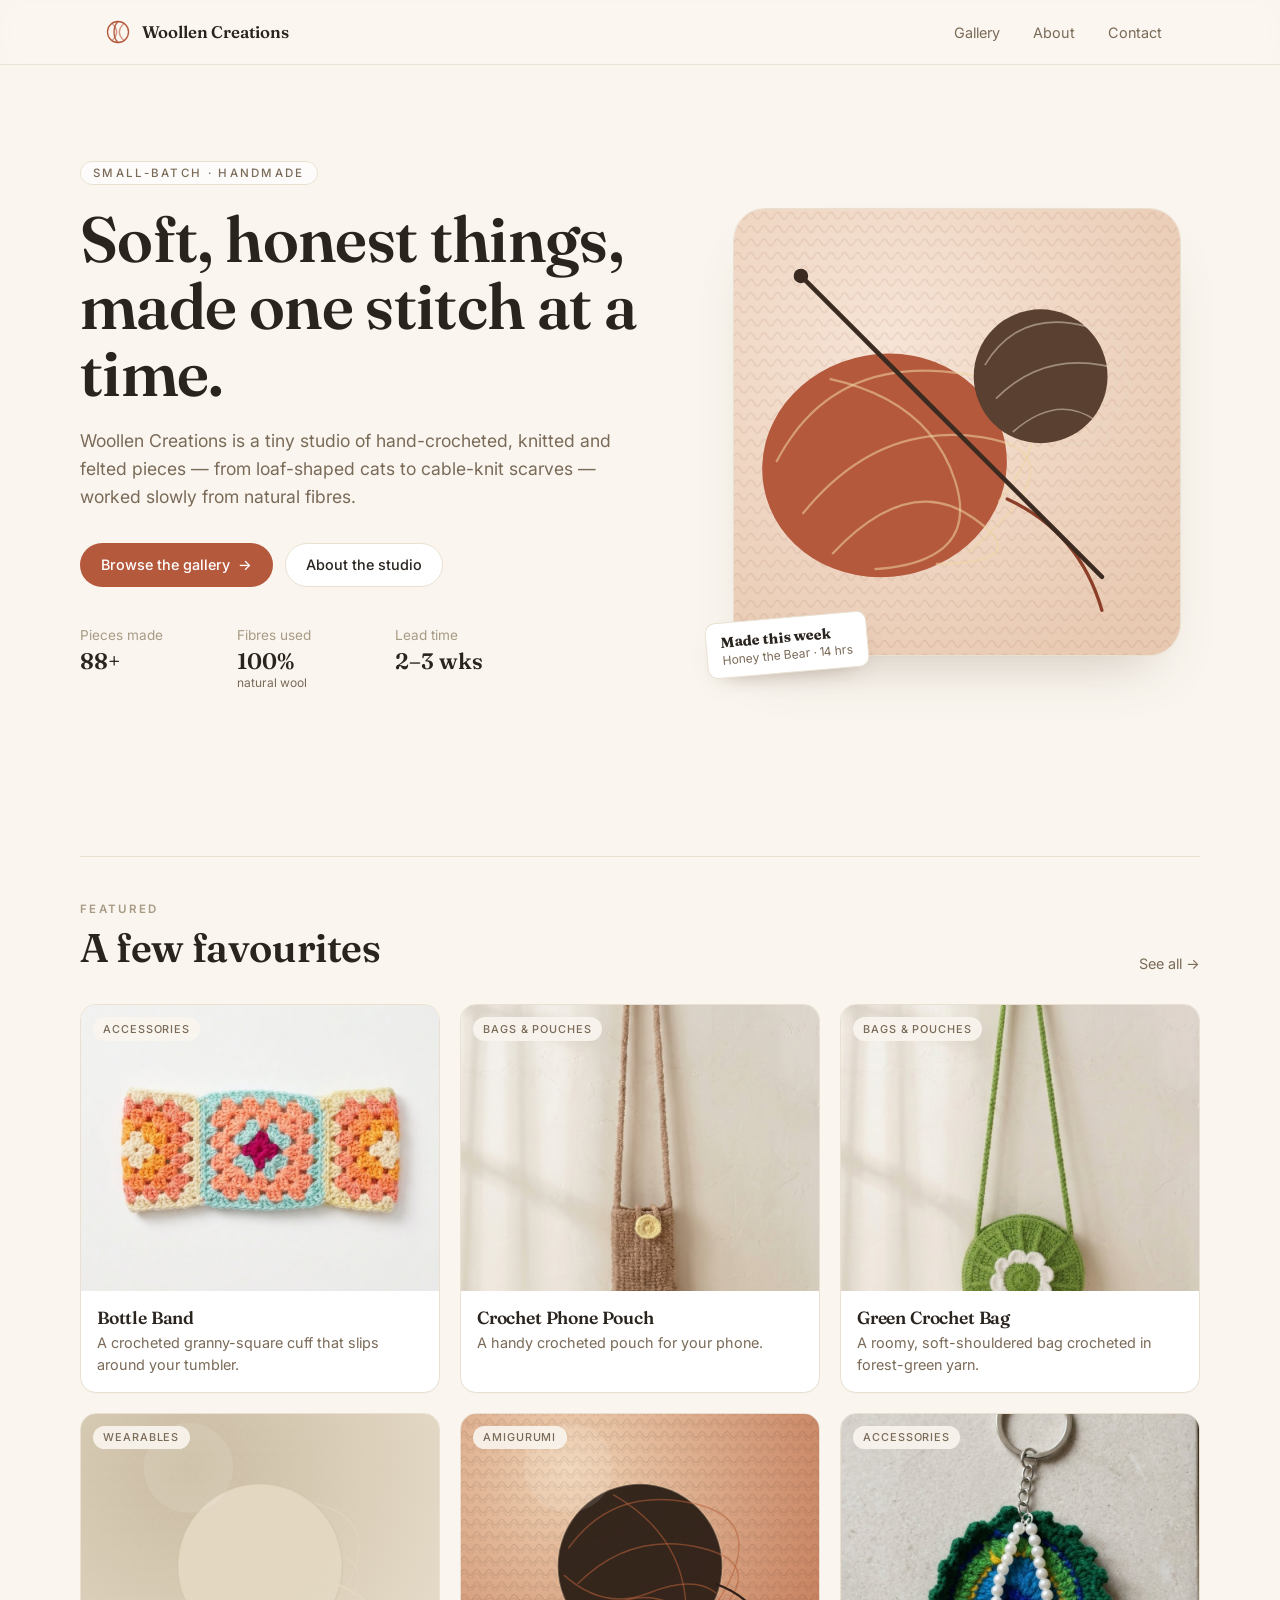
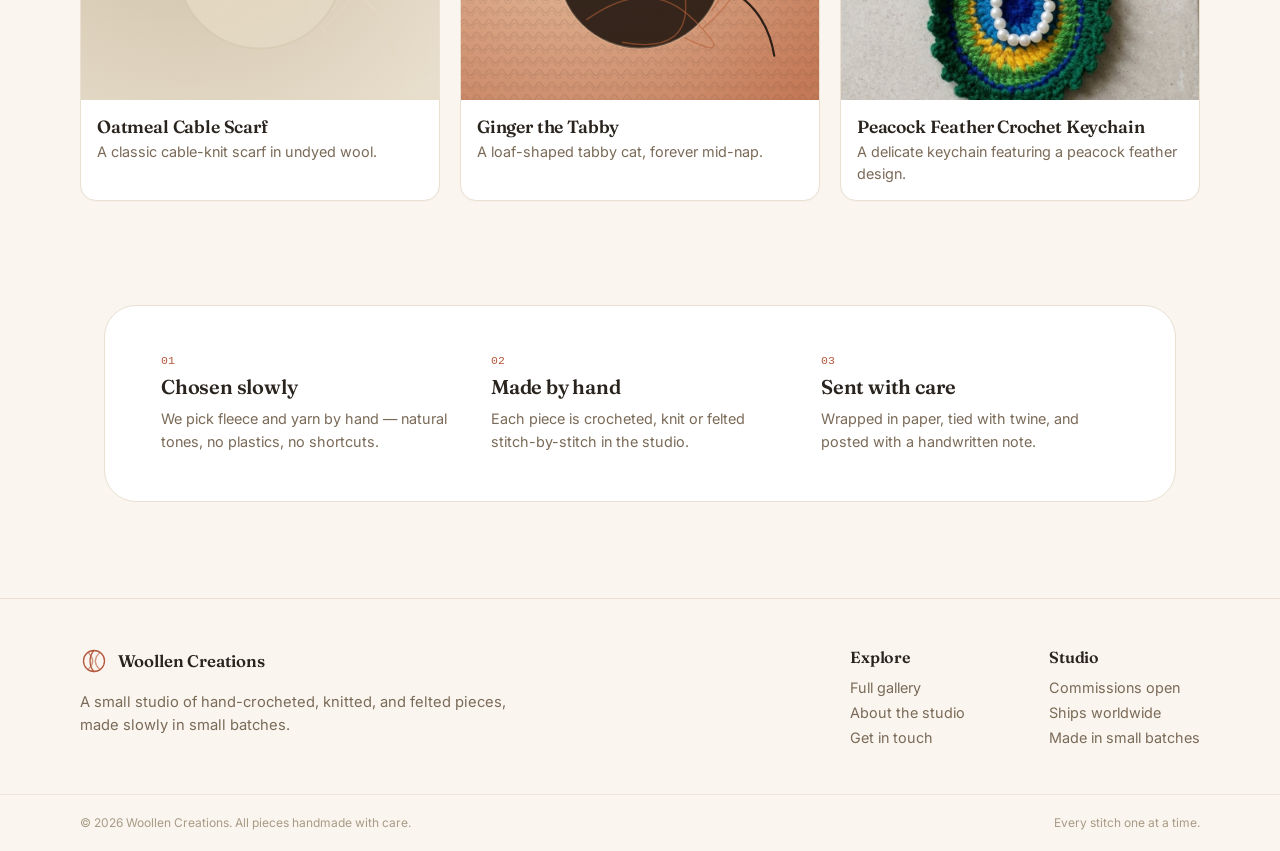
<file: index.html>
<!doctype html>
<html lang="en">
  <head>
    <meta charset="utf-8" />
    <meta name="viewport" content="width=device-width, initial-scale=1" />
    <title>Woollen Creations — handmade from thread and wool</title>
    <meta
      name="description"
      content="A small studio of handmade woollen pieces — amigurumi, wearables, and softly textured things for the home."
    />
    <link rel="preconnect" href="https://fonts.googleapis.com" />
    <link rel="preconnect" href="https://fonts.gstatic.com" crossorigin />
    <link
      rel="stylesheet"
      href="https://fonts.googleapis.com/css2?family=Inter:wght@400;500;600&family=Fraunces:opsz,wght@9..144,500;9..144,600&display=swap"
    />
    <link rel="stylesheet" href="css/styles.css" />
  </head>
  <body class="site">
    <header class="nav" data-nav></header>

    <main class="main">
      <section class="hero">
        <div class="hero__blobs" aria-hidden="true">
          <div class="hero__blob hero__blob--a"></div>
          <div class="hero__blob hero__blob--b"></div>
        </div>

        <div class="container hero__grid">
          <div class="rise">
            <span class="hero__tag">Small-batch · Handmade</span>
            <h1>Soft, honest things,<br />made one stitch at a time.</h1>
            <p class="hero__lede">
              Woollen Creations is a tiny studio of hand-crocheted, knitted and
              felted pieces — from loaf-shaped cats to cable-knit scarves —
              worked slowly from natural fibres.
            </p>

            <div class="hero__ctas">
              <a class="btn btn--primary" href="gallery.html">
                Browse the gallery <span aria-hidden="true">→</span>
              </a>
              <a class="btn btn--ghost" href="about.html">About the studio</a>
            </div>

            <dl class="hero__stats">
              <div class="hero__stat">
                <dt>Pieces made</dt>
                <dd data-stat-made>64+</dd>
              </div>
              <div class="hero__stat">
                <dt>Fibres used</dt>
                <dd>100%</dd>
                <small>natural wool</small>
              </div>
              <div class="hero__stat">
                <dt>Lead time</dt>
                <dd>2–3 wks</dd>
              </div>
            </dl>
          </div>

          <div class="rise">
            <div class="hero__art" data-hero-art></div>
            <div class="hero__badge">
              <strong>Made this week</strong>
              <span>Honey the Bear · 14 hrs</span>
            </div>
          </div>
        </div>
      </section>

      <section class="container section-sm">
        <div class="section-head">
          <div>
            <span class="eyebrow">Featured</span>
            <h2>A few favourites</h2>
          </div>
          <a class="section-head__link" href="gallery.html">See all →</a>
        </div>
        <div class="grid" data-featured></div>
      </section>

      <section class="container">
        <div class="how">
          <div class="how__grid">
            <div class="how__step">
              <small>01</small>
              <h3>Chosen slowly</h3>
              <p>
                We pick fleece and yarn by hand — natural tones, no plastics,
                no shortcuts.
              </p>
            </div>
            <div class="how__step">
              <small>02</small>
              <h3>Made by hand</h3>
              <p>
                Each piece is crocheted, knit or felted stitch-by-stitch in
                the studio.
              </p>
            </div>
            <div class="how__step">
              <small>03</small>
              <h3>Sent with care</h3>
              <p>
                Wrapped in paper, tied with twine, and posted with a
                handwritten note.
              </p>
            </div>
          </div>
        </div>
      </section>
    </main>

    <footer class="footer" data-footer></footer>

    <script type="module" src="js/home.js"></script>
  </body>
</html>
</file>
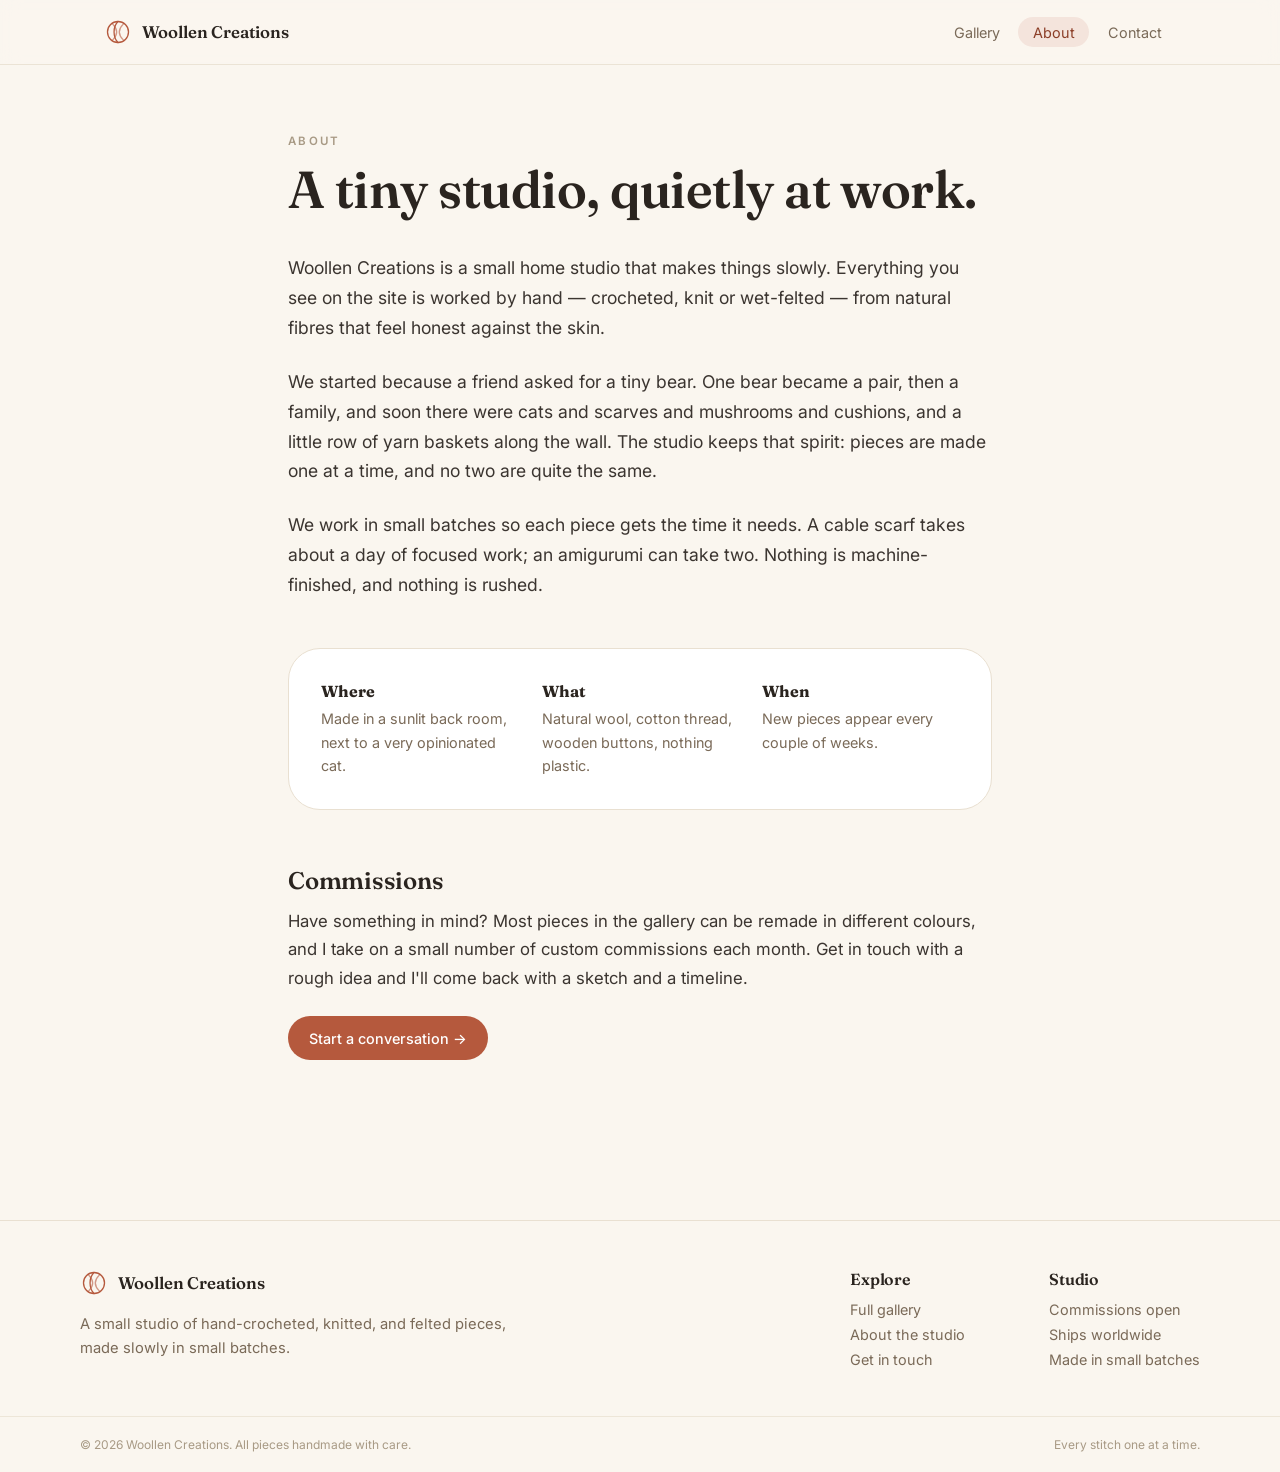
<file: about.html>
<!doctype html>
<html lang="en">
  <head>
    <meta charset="utf-8" />
    <meta name="viewport" content="width=device-width, initial-scale=1" />
    <title>About · Woollen Creations</title>
    <meta
      name="description"
      content="About Woollen Creations — a small handmade studio of wool and thread."
    />
    <link rel="preconnect" href="https://fonts.googleapis.com" />
    <link rel="preconnect" href="https://fonts.gstatic.com" crossorigin />
    <link
      rel="stylesheet"
      href="https://fonts.googleapis.com/css2?family=Inter:wght@400;500;600&family=Fraunces:opsz,wght@9..144,500;9..144,600&display=swap"
    />
    <link rel="stylesheet" href="css/styles.css" />
  </head>
  <body class="site">
    <header class="nav" data-nav></header>

    <main class="main">
      <div class="container section">
        <article class="about">
          <span class="eyebrow">About</span>
          <h1>A tiny studio, quietly at work.</h1>

          <div class="about__body">
            <p>
              Woollen Creations is a small home studio that makes things
              slowly. Everything you see on the site is worked by hand —
              crocheted, knit or wet-felted — from natural fibres that feel
              honest against the skin.
            </p>
            <p>
              We started because a friend asked for a tiny bear. One bear
              became a pair, then a family, and soon there were cats and
              scarves and mushrooms and cushions, and a little row of yarn
              baskets along the wall. The studio keeps that spirit: pieces
              are made one at a time, and no two are quite the same.
            </p>
            <p>
              We work in small batches so each piece gets the time it needs.
              A cable scarf takes about a day of focused work; an amigurumi
              can take two. Nothing is machine-finished, and nothing is
              rushed.
            </p>
          </div>

          <div class="about__facts">
            <div>
              <strong>Where</strong>
              <p>Made in a sunlit back room, next to a very opinionated cat.</p>
            </div>
            <div>
              <strong>What</strong>
              <p>Natural wool, cotton thread, wooden buttons, nothing plastic.</p>
            </div>
            <div>
              <strong>When</strong>
              <p>New pieces appear every couple of weeks.</p>
            </div>
          </div>

          <h2>Commissions</h2>
          <p>
            Have something in mind? Most pieces in the gallery can be remade
            in different colours, and I take on a small number of custom
            commissions each month. Get in touch with a rough idea and I'll
            come back with a sketch and a timeline.
          </p>
          <p style="margin-top: 1.5rem">
            <a class="btn btn--primary" href="contact.html"
              >Start a conversation →</a
            >
          </p>
        </article>
      </div>
    </main>

    <footer class="footer" data-footer></footer>

    <script type="module">
      import { mountChrome } from "./js/nav.js";
      mountChrome();
    </script>
  </body>
</html>
</file>
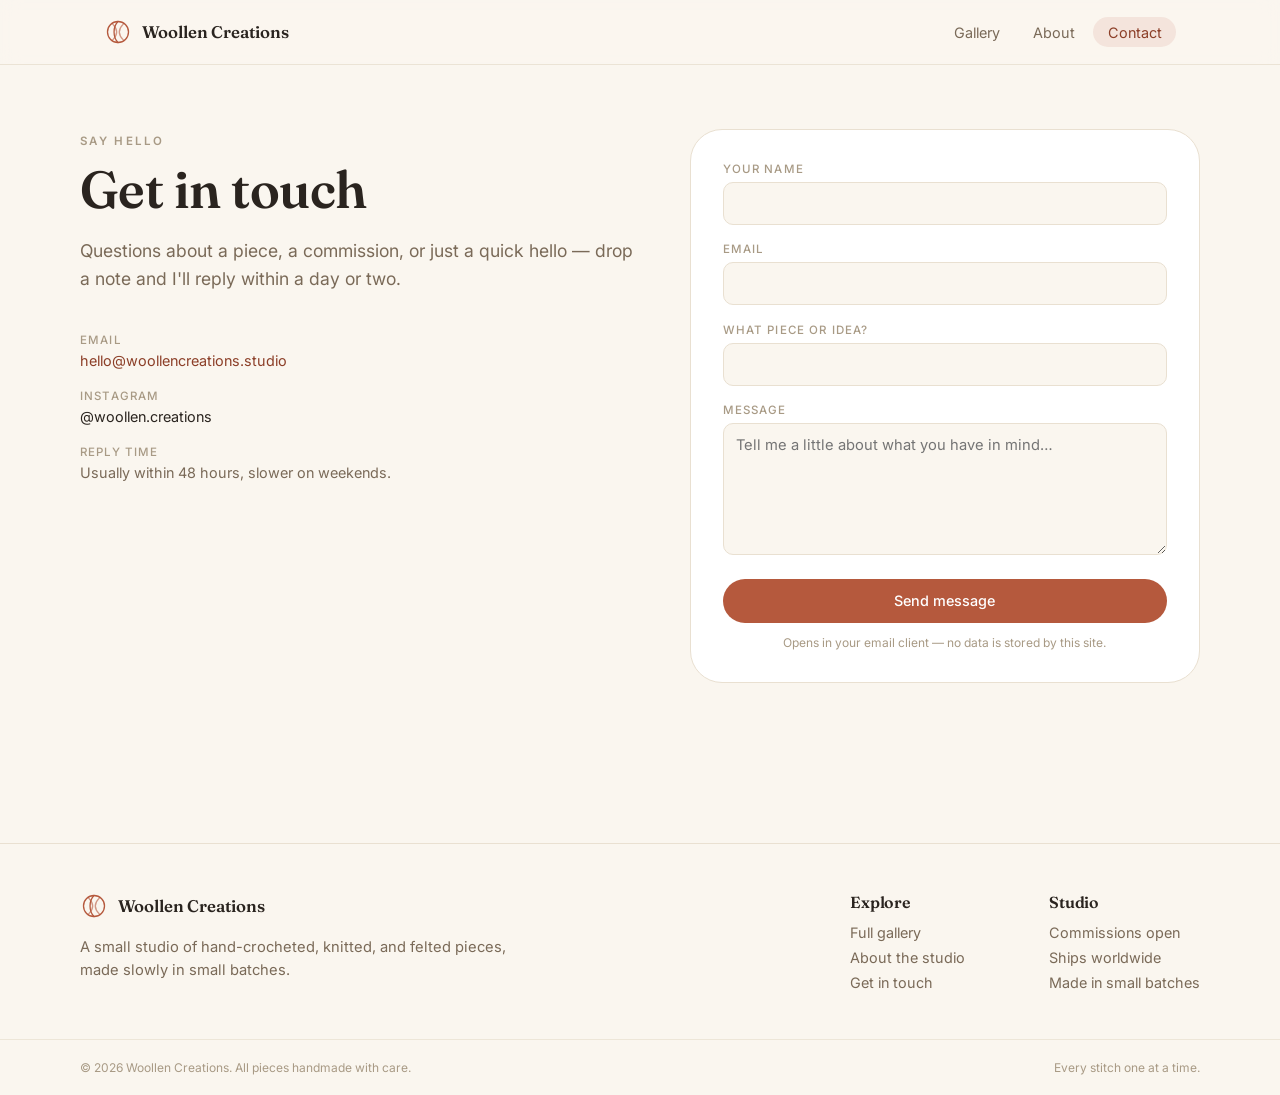
<file: contact.html>
<!doctype html>
<html lang="en">
  <head>
    <meta charset="utf-8" />
    <meta name="viewport" content="width=device-width, initial-scale=1" />
    <title>Contact · Woollen Creations</title>
    <meta
      name="description"
      content="Get in touch about a piece, a commission, or anything else."
    />
    <link rel="preconnect" href="https://fonts.googleapis.com" />
    <link rel="preconnect" href="https://fonts.gstatic.com" crossorigin />
    <link
      rel="stylesheet"
      href="https://fonts.googleapis.com/css2?family=Inter:wght@400;500;600&family=Fraunces:opsz,wght@9..144,500;9..144,600&display=swap"
    />
    <link rel="stylesheet" href="css/styles.css" />
  </head>
  <body class="site">
    <header class="nav" data-nav></header>

    <main class="main">
      <div class="container section">
        <div class="contact">
          <div class="contact__info">
            <span class="eyebrow">Say hello</span>
            <h1>Get in touch</h1>
            <p>
              Questions about a piece, a commission, or just a quick hello —
              drop a note and I'll reply within a day or two.
            </p>

            <dl class="contact__list">
              <div>
                <dt>Email</dt>
                <dd>
                  <a href="mailto:hello@woollencreations.studio"
                    >hello@woollencreations.studio</a
                  >
                </dd>
              </div>
              <div>
                <dt>Instagram</dt>
                <dd>@woollen.creations</dd>
              </div>
              <div>
                <dt>Reply time</dt>
                <dd style="color: var(--muted)">
                  Usually within 48 hours, slower on weekends.
                </dd>
              </div>
            </dl>
          </div>

          <form
            class="form"
            action="mailto:hello@woollencreations.studio"
            method="post"
            enctype="text/plain"
          >
            <div class="form__field">
              <label class="form__label" for="name">Your name</label>
              <input
                class="form__input"
                id="name"
                name="name"
                type="text"
                required
              />
            </div>
            <div class="form__field">
              <label class="form__label" for="email">Email</label>
              <input
                class="form__input"
                id="email"
                name="email"
                type="email"
                required
              />
            </div>
            <div class="form__field">
              <label class="form__label" for="subject"
                >What piece or idea?</label
              >
              <input
                class="form__input"
                id="subject"
                name="subject"
                type="text"
              />
            </div>
            <div class="form__field">
              <label class="form__label" for="message">Message</label>
              <textarea
                class="form__textarea"
                id="message"
                name="message"
                rows="5"
                required
                placeholder="Tell me a little about what you have in mind…"
              ></textarea>
            </div>
            <button type="submit" class="btn btn--primary form__submit">
              Send message
            </button>
            <p class="form__note">
              Opens in your email client — no data is stored by this site.
            </p>
          </form>
        </div>
      </div>
    </main>

    <footer class="footer" data-footer></footer>

    <script type="module">
      import { mountChrome } from "./js/nav.js";
      mountChrome();
    </script>
  </body>
</html>
</file>
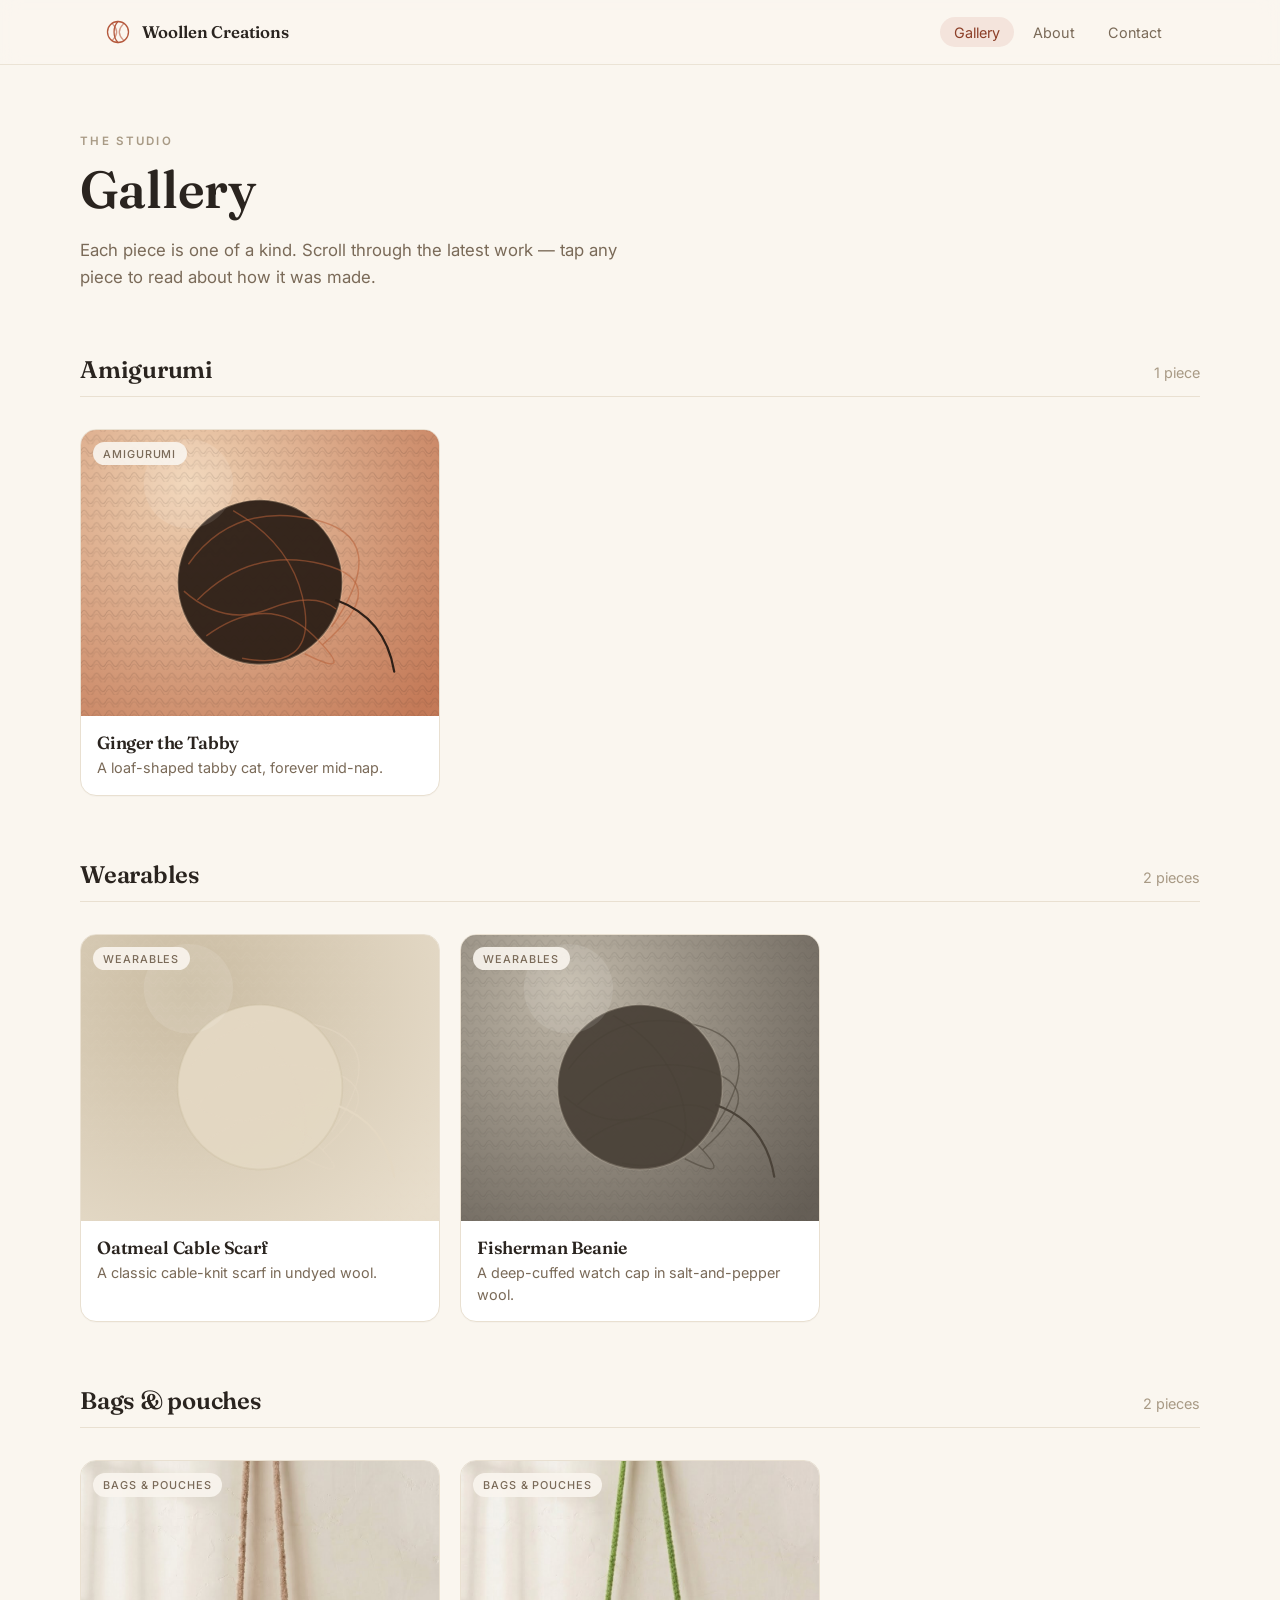
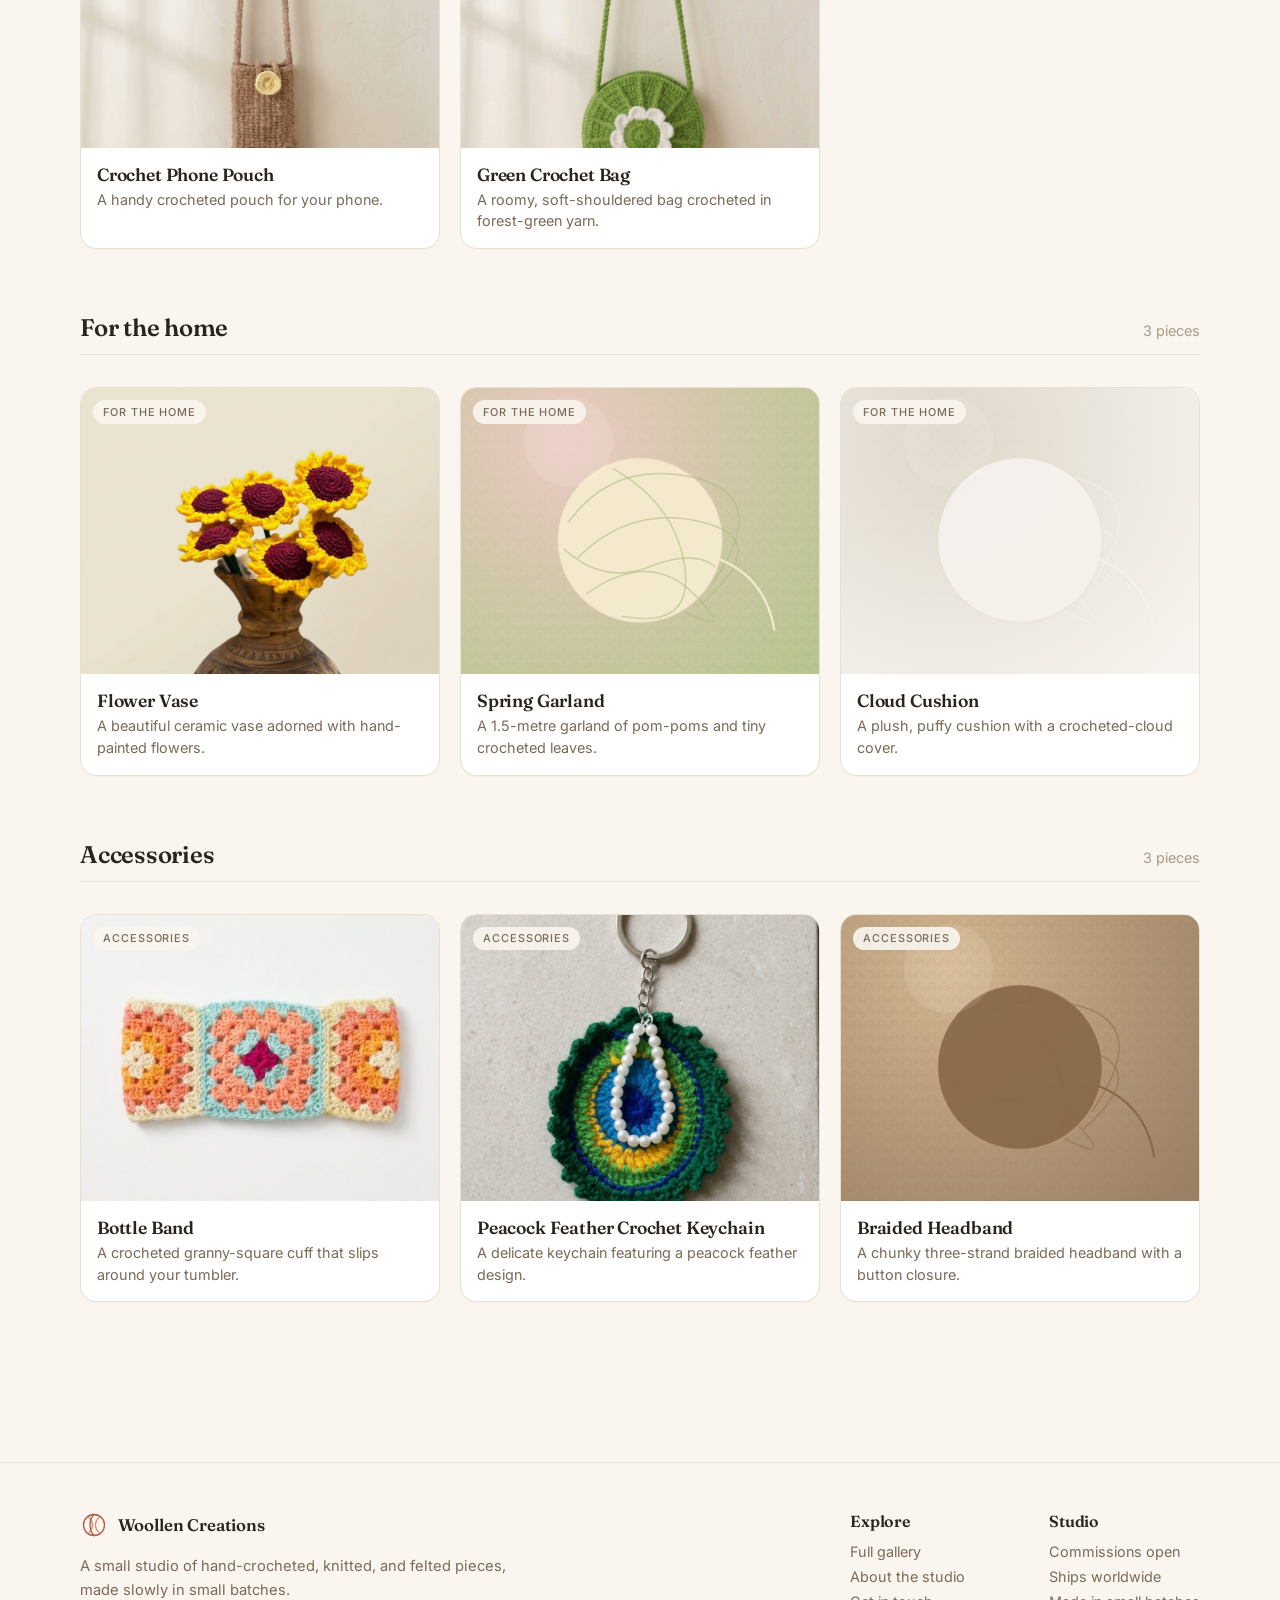
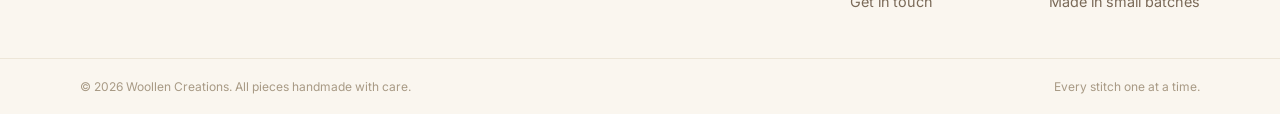
<file: gallery.html>
<!doctype html>
<html lang="en">
  <head>
    <meta charset="utf-8" />
    <meta name="viewport" content="width=device-width, initial-scale=1" />
    <title>Gallery · Woollen Creations</title>
    <meta
      name="description"
      content="Browse every piece in the studio — amigurumi, wearables, accessories and things for the home."
    />
    <link rel="preconnect" href="https://fonts.googleapis.com" />
    <link rel="preconnect" href="https://fonts.gstatic.com" crossorigin />
    <link
      rel="stylesheet"
      href="https://fonts.googleapis.com/css2?family=Inter:wght@400;500;600&family=Fraunces:opsz,wght@9..144,500;9..144,600&display=swap"
    />
    <link rel="stylesheet" href="css/styles.css" />
  </head>
  <body class="site">
    <header class="nav" data-nav></header>

    <main class="main">
      <div class="container section">
        <header class="gallery__header">
          <span class="eyebrow">The studio</span>
          <h1>Gallery</h1>
          <p>
            Each piece is one of a kind. Scroll through the latest work — tap
            any piece to read about how it was made.
          </p>
        </header>

        <div data-gallery></div>
      </div>
    </main>

    <footer class="footer" data-footer></footer>

    <script type="module" src="js/gallery.js"></script>
  </body>
</html>
</file>
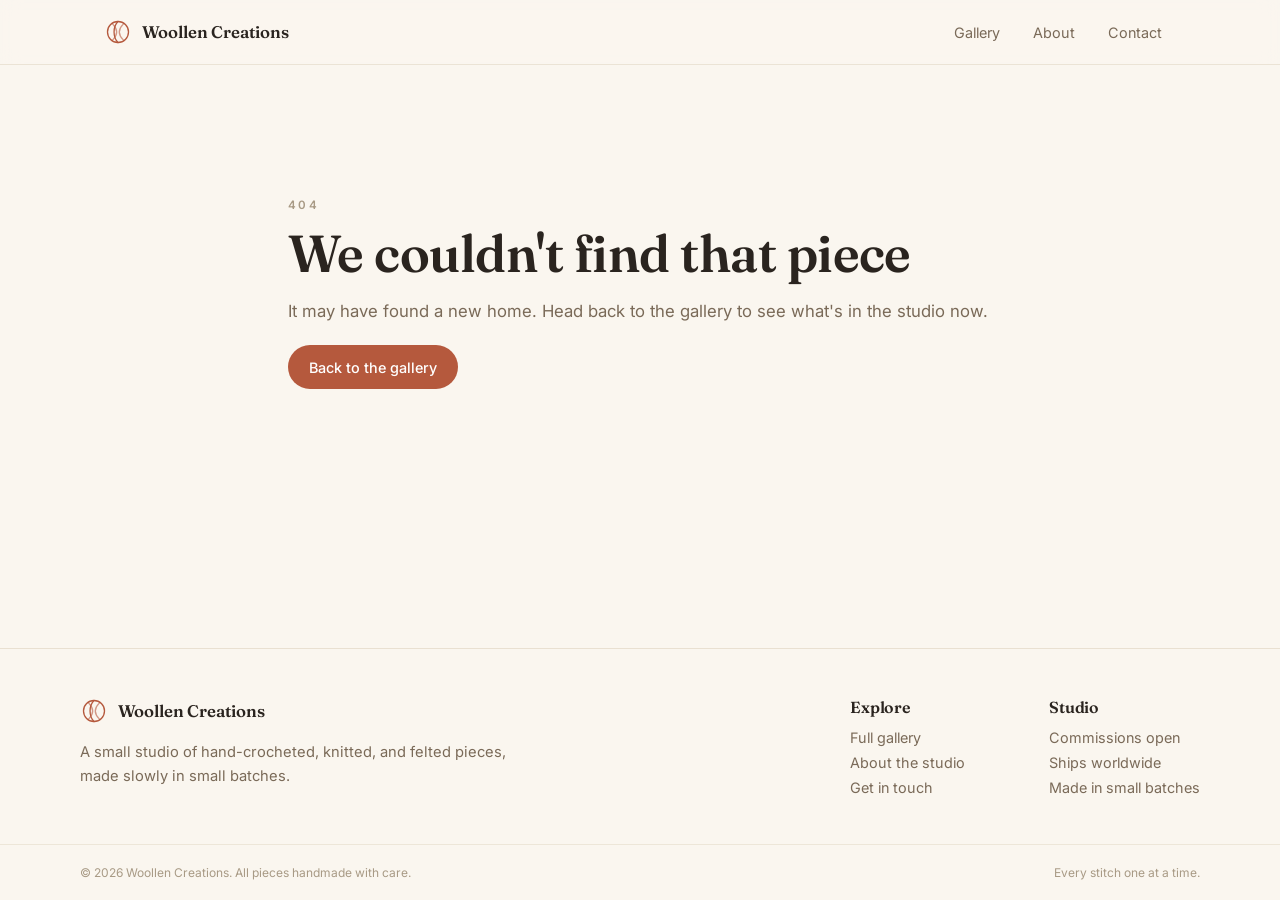
<file: product.html>
<!doctype html>
<html lang="en">
  <head>
    <meta charset="utf-8" />
    <meta name="viewport" content="width=device-width, initial-scale=1" />
    <title>A piece from the studio · Woollen Creations</title>
    <meta
      name="description"
      content="One of the handmade pieces from Woollen Creations — see materials, time to make, and colour palette."
    />
    <link rel="preconnect" href="https://fonts.googleapis.com" />
    <link rel="preconnect" href="https://fonts.gstatic.com" crossorigin />
    <link
      rel="stylesheet"
      href="https://fonts.googleapis.com/css2?family=Inter:wght@400;500;600&family=Fraunces:opsz,wght@9..144,500;9..144,600&display=swap"
    />
    <link rel="stylesheet" href="css/styles.css" />
  </head>
  <body class="site">
    <header class="nav" data-nav></header>

    <main class="main">
      <div class="container section" data-product></div>
    </main>

    <footer class="footer" data-footer></footer>

    <script type="module" src="js/product.js"></script>
  </body>
</html>
</file>
<file: css/styles.css>
/* ---------------------------------------------------------
   Woollen Creations — shared stylesheet
   Sections: 1. tokens  2. reset  3. layout  4. nav+footer
             5. buttons  6. home  7. gallery  8. product
             9. about    10. contact  11. utilities
--------------------------------------------------------- */

/* 1. tokens -------------------------------------------- */
:root {
  --background: #faf6ef;
  --surface: #ffffff;
  --foreground: #2a241f;
  --muted: #7a6a58;
  --muted-2: #a89a85;
  --border: #e9e0d1;
  --accent: #b5593d;
  --accent-ink: #8c3f28;
  --accent-soft: #f4e4dc;

  --font-sans: "Inter", ui-sans-serif, system-ui, -apple-system, Segoe UI,
    Roboto, sans-serif;
  --font-display: "Fraunces", ui-serif, Georgia, "Times New Roman", serif;

  --radius-sm: 10px;
  --radius-md: 16px;
  --radius-lg: 22px;
  --radius-xl: 32px;

  --shadow-card: 0 1px 0 rgba(0, 0, 0, 0.02);
  --shadow-card-hover: 0 8px 24px rgba(90, 60, 40, 0.08);
  --shadow-soft: 0 30px 60px -30px rgba(90, 60, 40, 0.3);

  --maxw: 1120px;
}

@media (prefers-color-scheme: dark) {
  :root:not([data-theme="light"]) {
    --background: #1a1512;
    --surface: #221c17;
    --foreground: #ede4d3;
    --muted: #b7a994;
    --muted-2: #8a7d6b;
    --border: #3a3028;
    --accent: #e08063;
    --accent-ink: #f0a28a;
    --accent-soft: #3a2822;

    --shadow-card: 0 1px 0 rgba(0, 0, 0, 0.3);
    --shadow-card-hover: 0 8px 24px rgba(0, 0, 0, 0.4);
    --shadow-soft: 0 30px 60px -30px rgba(0, 0, 0, 0.6);
  }
}
:root[data-theme="dark"] {
  --background: #1a1512;
  --surface: #221c17;
  --foreground: #ede4d3;
  --muted: #b7a994;
  --muted-2: #8a7d6b;
  --border: #3a3028;
  --accent: #e08063;
  --accent-ink: #f0a28a;
  --accent-soft: #3a2822;
}

/* 2. reset --------------------------------------------- */
*,
*::before,
*::after {
  box-sizing: border-box;
}
html,
body {
  margin: 0;
  padding: 0;
  background: var(--background);
  color: var(--foreground);
  font-family: var(--font-sans);
  -webkit-font-smoothing: antialiased;
  -moz-osx-font-smoothing: grayscale;
}
img,
svg {
  display: block;
  max-width: 100%;
}
a {
  color: inherit;
  text-decoration: none;
}
button {
  font: inherit;
  color: inherit;
  background: none;
  border: 0;
  cursor: pointer;
}
h1,
h2,
h3,
h4 {
  font-family: var(--font-display);
  letter-spacing: -0.01em;
  margin: 0;
  font-weight: 600;
}
p {
  margin: 0;
}

/* 3. layout -------------------------------------------- */
.site {
  min-height: 100vh;
  display: flex;
  flex-direction: column;
}
.main {
  flex: 1;
}
.container {
  width: 100%;
  max-width: var(--maxw);
  margin: 0 auto;
  padding: 0 1rem;
}
@media (min-width: 640px) {
  .container {
    padding: 0 1.5rem;
  }
}

.section {
  padding: 4rem 0;
}
.section-sm {
  padding: 2.5rem 0;
}

.eyebrow {
  display: inline-block;
  font-size: 0.72rem;
  font-weight: 600;
  letter-spacing: 0.2em;
  text-transform: uppercase;
  color: var(--muted-2);
}

/* 4. navbar + footer ---------------------------------- */
.nav {
  position: sticky;
  top: 0;
  z-index: 30;
  background: color-mix(in srgb, var(--background) 82%, transparent);
  backdrop-filter: saturate(140%) blur(10px);
  -webkit-backdrop-filter: saturate(140%) blur(10px);
  border-bottom: 1px solid color-mix(in srgb, var(--border) 85%, transparent);
}
.nav__inner {
  display: flex;
  align-items: center;
  justify-content: space-between;
  height: 4rem;
}
.nav__brand {
  display: inline-flex;
  align-items: center;
  gap: 0.6rem;
  font-family: var(--font-display);
  font-weight: 600;
  font-size: 1.05rem;
  letter-spacing: -0.01em;
}
.nav__brand svg {
  width: 28px;
  height: 28px;
  color: var(--accent);
}
.nav__links {
  display: flex;
  align-items: center;
  gap: 0.25rem;
}
.nav__link {
  display: inline-flex;
  align-items: center;
  padding: 0.4rem 0.9rem;
  font-size: 0.9rem;
  color: var(--muted);
  border-radius: 999px;
  transition: background-color 0.15s ease, color 0.15s ease;
}
.nav__link:hover,
.nav__link[aria-current="page"] {
  background: var(--accent-soft);
  color: var(--accent-ink);
}

.footer {
  margin-top: 6rem;
  border-top: 1px solid var(--border);
  background: var(--background);
}
.footer__top {
  display: flex;
  flex-direction: column;
  gap: 2rem;
  padding: 3rem 0;
}
.footer__about p {
  color: var(--muted);
  font-size: 0.92rem;
  line-height: 1.6;
  margin-top: 0.75rem;
  max-width: 28rem;
}
.footer__cols {
  display: grid;
  grid-template-columns: repeat(2, minmax(0, 1fr));
  gap: 2.5rem;
  font-size: 0.9rem;
}
.footer__cols h4 {
  font-size: 1rem;
}
.footer__cols ul {
  margin: 0.75rem 0 0;
  padding: 0;
  list-style: none;
  color: var(--muted);
  display: grid;
  gap: 0.5rem;
}
.footer__cols a:hover {
  color: var(--accent-ink);
}
.footer__bottom {
  border-top: 1px solid color-mix(in srgb, var(--border) 75%, transparent);
}
.footer__bottom-inner {
  display: flex;
  flex-direction: column;
  gap: 0.25rem;
  padding: 1.25rem 0;
  font-size: 0.75rem;
  color: var(--muted-2);
}
@media (min-width: 720px) {
  .footer__top {
    flex-direction: row;
    justify-content: space-between;
    align-items: flex-start;
  }
  .footer__cols {
    gap: 3rem;
  }
  .footer__bottom-inner {
    flex-direction: row;
    justify-content: space-between;
  }
}

/* 5. buttons ------------------------------------------ */
.btn {
  display: inline-flex;
  align-items: center;
  gap: 0.5rem;
  height: 2.75rem;
  padding: 0 1.25rem;
  border-radius: 999px;
  font-size: 0.9rem;
  font-weight: 500;
  transition: background-color 0.15s ease, border-color 0.15s ease,
    color 0.15s ease, transform 0.15s ease;
  border: 1px solid transparent;
}
.btn--primary {
  background: var(--accent);
  color: #fff;
}
.btn--primary:hover {
  background: var(--accent-ink);
}
.btn--ghost {
  background: var(--surface);
  color: var(--foreground);
  border-color: var(--border);
}
.btn--ghost:hover {
  border-color: color-mix(in srgb, var(--accent) 50%, transparent);
}

/* 6. home --------------------------------------------- */
.hero {
  position: relative;
  overflow: hidden;
}
.hero__blobs {
  position: absolute;
  inset: 0;
  z-index: -1;
  pointer-events: none;
}
.hero__blob {
  position: absolute;
  width: 20rem;
  height: 20rem;
  border-radius: 999px;
  background: var(--accent-soft);
  filter: blur(80px);
  opacity: 0.8;
}
.hero__blob--a {
  top: 2rem;
  left: -4rem;
}
.hero__blob--b {
  top: 10rem;
  right: -2rem;
  opacity: 0.6;
}
.hero__grid {
  display: grid;
  gap: 2.5rem;
  padding: 4rem 0 5rem;
  align-items: center;
}
@media (min-width: 900px) {
  .hero__grid {
    grid-template-columns: 1.1fr 0.9fr;
    padding: 6rem 0 7rem;
  }
}
.hero h1 {
  margin-top: 1.25rem;
  font-size: clamp(2.25rem, 4.5vw + 1rem, 4rem);
  line-height: 1.05;
}
.hero__lede {
  margin-top: 1.25rem;
  max-width: 34rem;
  color: var(--muted);
  font-size: 1.1rem;
  line-height: 1.6;
}
.hero__ctas {
  display: flex;
  flex-wrap: wrap;
  gap: 0.75rem;
  margin-top: 2rem;
}
.hero__tag {
  display: inline-block;
  padding: 0.25rem 0.75rem;
  font-size: 0.72rem;
  font-weight: 500;
  letter-spacing: 0.2em;
  text-transform: uppercase;
  color: var(--muted);
  border: 1px solid var(--border);
  background: color-mix(in srgb, var(--surface) 70%, transparent);
  border-radius: 999px;
}
.hero__stats {
  display: grid;
  grid-template-columns: repeat(3, 1fr);
  gap: 1.5rem;
  margin-top: 2.5rem;
  max-width: 28rem;
  font-size: 0.85rem;
}
.hero__stat dt {
  color: var(--muted-2);
}
.hero__stat dd {
  margin: 0.25rem 0 0;
  font-family: var(--font-display);
  font-size: 1.4rem;
  font-weight: 600;
}
.hero__stat small {
  display: block;
  color: var(--muted);
  font-size: 0.75rem;
}
.hero__art {
  position: relative;
  aspect-ratio: 1 / 1;
  max-width: 28rem;
  margin: 0 auto;
  border-radius: var(--radius-xl);
  overflow: hidden;
  border: 1px solid var(--border);
  background: var(--surface);
  box-shadow: var(--shadow-soft);
}
.hero__badge {
  position: absolute;
  left: -0.5rem;
  bottom: -1rem;
  padding: 0.6rem 0.9rem;
  border-radius: var(--radius-sm);
  background: var(--surface);
  border: 1px solid var(--border);
  box-shadow: 0 10px 25px -15px rgba(90, 60, 40, 0.5);
  transform: rotate(-5deg);
  display: none;
}
@media (min-width: 640px) {
  .hero__badge {
    display: block;
  }
}
.hero__badge strong {
  display: block;
  font-family: var(--font-display);
  font-size: 0.9rem;
}
.hero__badge span {
  display: block;
  color: var(--muted);
  font-size: 0.75rem;
  margin-top: 0.1rem;
}

.section-head {
  display: flex;
  align-items: flex-end;
  justify-content: space-between;
  border-top: 1px solid var(--border);
  padding-top: 2.5rem;
  gap: 1.5rem;
}
.section-head h2 {
  margin-top: 0.4rem;
  font-size: clamp(1.75rem, 2.5vw + 1rem, 2.5rem);
}
.section-head__link {
  color: var(--muted);
  font-size: 0.9rem;
}
.section-head__link:hover {
  color: var(--accent-ink);
}

.how {
  margin-top: 4rem;
  border: 1px solid var(--border);
  border-radius: var(--radius-xl);
  background: var(--surface);
  padding: 2.5rem;
}
.how__grid {
  display: grid;
  gap: 2rem;
}
@media (min-width: 720px) {
  .how__grid {
    grid-template-columns: repeat(3, 1fr);
  }
  .how {
    padding: 3rem 3.5rem;
  }
}
.how__step small {
  display: block;
  font-family: ui-monospace, "SFMono-Regular", Menlo, monospace;
  font-size: 0.72rem;
  color: var(--accent);
}
.how__step h3 {
  margin-top: 0.4rem;
  font-size: 1.25rem;
}
.how__step p {
  margin-top: 0.5rem;
  color: var(--muted);
  font-size: 0.9rem;
  line-height: 1.6;
}

/* 7. gallery / cards ---------------------------------- */
.grid {
  display: grid;
  grid-template-columns: 1fr;
  gap: 1.25rem;
  margin-top: 2rem;
}
@media (min-width: 640px) {
  .grid {
    grid-template-columns: repeat(2, 1fr);
  }
}
@media (min-width: 960px) {
  .grid {
    grid-template-columns: repeat(3, 1fr);
  }
}

.card {
  display: block;
  overflow: hidden;
  background: var(--surface);
  border: 1px solid var(--border);
  border-radius: var(--radius-md);
  box-shadow: var(--shadow-card);
  transition: transform 0.2s ease, border-color 0.2s ease,
    box-shadow 0.2s ease;
}
.card:hover {
  transform: translateY(-2px);
  border-color: color-mix(in srgb, var(--accent) 40%, transparent);
  box-shadow: var(--shadow-card-hover);
}
.card__media {
  position: relative;
  aspect-ratio: 5 / 4;
  overflow: hidden;
}
.card__media svg,
.card__media .card__photo {
  width: 100%;
  height: 100%;
  transition: transform 0.5s ease;
}
.card__media .card__photo {
  object-fit: cover;
  object-position: center;
  display: block;
  background: var(--accent-soft);
}
.card:hover .card__media svg,
.card:hover .card__media .card__photo {
  transform: scale(1.05);
}
.card__badge {
  position: absolute;
  left: 0.75rem;
  top: 0.75rem;
  padding: 0.3rem 0.65rem;
  font-size: 0.68rem;
  font-weight: 500;
  letter-spacing: 0.08em;
  text-transform: uppercase;
  color: var(--muted);
  background: color-mix(in srgb, var(--background) 90%, transparent);
  border-radius: 999px;
}
.card__body {
  padding: 1rem;
}
.card__body h3 {
  font-size: 1.1rem;
}
.card__body p {
  margin-top: 0.25rem;
  color: var(--muted);
  font-size: 0.9rem;
  line-height: 1.5;
  display: -webkit-box;
  -webkit-line-clamp: 2;
  -webkit-box-orient: vertical;
  overflow: hidden;
}

.gallery__header {
  max-width: 36rem;
}
.gallery__header h1 {
  margin-top: 0.5rem;
  font-size: clamp(2.25rem, 4vw + 1rem, 3.25rem);
}
.gallery__header p {
  margin-top: 1rem;
  color: var(--muted);
  font-size: 1.05rem;
  line-height: 1.6;
}
.category {
  margin-top: 4rem;
}
.category__head {
  display: flex;
  align-items: baseline;
  justify-content: space-between;
  padding-bottom: 0.75rem;
  border-bottom: 1px solid var(--border);
}
.category__head h2 {
  font-size: 1.5rem;
}
.category__count {
  color: var(--muted-2);
  font-size: 0.9rem;
}

/* 8. product detail ----------------------------------- */
.breadcrumb {
  color: var(--muted);
  font-size: 0.9rem;
}
.breadcrumb a:hover {
  color: var(--accent-ink);
}
.breadcrumb span.sep {
  margin: 0 0.5rem;
  color: var(--muted-2);
}

.product {
  display: grid;
  gap: 2.5rem;
  margin-top: 1.5rem;
}
@media (min-width: 880px) {
  .product {
    grid-template-columns: 1.1fr 1fr;
    gap: 3.5rem;
    align-items: flex-start;
  }
}
.product__art {
  overflow: hidden;
  border: 1px solid var(--border);
  background: var(--surface);
  border-radius: var(--radius-xl);
}
.product__art-inner {
  aspect-ratio: 1 / 1;
  position: relative;
}
.product__art-inner svg,
.product__art-inner .product__photo {
  width: 100%;
  height: 100%;
  display: block;
}
.product__art-inner .product__photo {
  object-fit: cover;
  object-position: center;
  background: var(--accent-soft);
  cursor: pointer;
  user-select: none;
  -webkit-user-drag: none;
}

[data-slider] {
  position: relative;
  touch-action: pan-y;
  outline: none;
}
[data-slider]:focus-visible {
  box-shadow: 0 0 0 3px color-mix(in srgb, var(--accent) 50%, transparent);
}

.slider-arrow {
  position: absolute;
  top: 50%;
  transform: translateY(-50%);
  width: 2.75rem;
  height: 2.75rem;
  border-radius: 999px;
  background: color-mix(in srgb, var(--background) 82%, transparent);
  color: var(--foreground);
  border: 1px solid color-mix(in srgb, var(--border) 85%, transparent);
  display: inline-flex;
  align-items: center;
  justify-content: center;
  cursor: pointer;
  z-index: 2;
  backdrop-filter: blur(6px);
  -webkit-backdrop-filter: blur(6px);
  opacity: 0.85;
  transition: opacity 0.15s ease, background-color 0.15s ease,
    color 0.15s ease, transform 0.15s ease;
}
.slider-arrow svg {
  width: 1.1rem;
  height: 1.1rem;
}
.slider-arrow:hover {
  opacity: 1;
  background: var(--surface);
  color: var(--accent);
}
.slider-arrow:active {
  transform: translateY(-50%) scale(0.95);
}
.slider-arrow--prev {
  left: 0.75rem;
}
.slider-arrow--next {
  right: 0.75rem;
}

.slider-dots {
  position: absolute;
  bottom: 0.9rem;
  left: 50%;
  transform: translateX(-50%);
  display: flex;
  gap: 0.4rem;
  padding: 0.35rem 0.6rem;
  background: color-mix(in srgb, var(--background) 70%, transparent);
  border: 1px solid color-mix(in srgb, var(--border) 60%, transparent);
  border-radius: 999px;
  backdrop-filter: blur(6px);
  -webkit-backdrop-filter: blur(6px);
  z-index: 2;
}
.slider-dot {
  width: 0.5rem;
  height: 0.5rem;
  padding: 0;
  border-radius: 999px;
  background: color-mix(in srgb, var(--foreground) 30%, transparent);
  cursor: pointer;
  transition: background-color 0.15s ease, transform 0.15s ease;
}
.slider-dot:hover {
  background: var(--accent);
}
.slider-dot.is-active {
  background: var(--accent);
  transform: scale(1.3);
}

.thumbs {
  display: flex;
  gap: 0.6rem;
  margin-top: 0.85rem;
  flex-wrap: wrap;
}
.thumb {
  width: 4.5rem;
  height: 4.5rem;
  padding: 0;
  overflow: hidden;
  border-radius: var(--radius-sm);
  border: 2px solid var(--border);
  background: var(--surface);
  cursor: pointer;
  transition: border-color 0.15s ease, transform 0.15s ease;
}
.thumb:hover {
  border-color: color-mix(in srgb, var(--accent) 50%, transparent);
}
.thumb.is-active {
  border-color: var(--accent);
}
.thumb img {
  width: 100%;
  height: 100%;
  object-fit: cover;
  display: block;
}
@media (min-width: 880px) {
  .product__info {
    position: sticky;
    top: 6rem;
  }
}
.product__info h1 {
  margin-top: 0.5rem;
  font-size: clamp(2rem, 3.5vw + 1rem, 3rem);
  line-height: 1.15;
}
.product__summary {
  margin-top: 1rem;
  color: var(--muted);
  font-size: 1.1rem;
  line-height: 1.6;
}
.product__body {
  margin-top: 1.25rem;
  font-size: 1rem;
  line-height: 1.7;
}
.product__meta {
  margin-top: 2rem;
  padding-top: 1.5rem;
  border-top: 1px solid var(--border);
  display: grid;
  grid-template-columns: 1fr;
  gap: 1.25rem;
}
@media (min-width: 540px) {
  .product__meta {
    grid-template-columns: repeat(2, 1fr);
  }
}
.product__meta dt {
  font-size: 0.72rem;
  font-weight: 500;
  letter-spacing: 0.1em;
  text-transform: uppercase;
  color: var(--muted-2);
}
.product__meta dd {
  margin: 0.35rem 0 0;
  font-size: 0.92rem;
  line-height: 1.5;
}
.swatches {
  display: flex;
  gap: 0.4rem;
  margin-top: 0.5rem;
}
.swatch {
  width: 1.5rem;
  height: 1.5rem;
  border-radius: 999px;
  border: 1px solid var(--border);
  box-shadow: inset 0 1px 2px rgba(0, 0, 0, 0.1);
}
.product__ctas {
  margin-top: 2rem;
  display: flex;
  flex-wrap: wrap;
  gap: 0.75rem;
}

/* 9. about -------------------------------------------- */
.about {
  max-width: 44rem;
  margin: 0 auto;
}
.about h1 {
  margin-top: 0.5rem;
  font-size: clamp(2.25rem, 4vw + 1rem, 3.25rem);
}
.about__body {
  margin-top: 2rem;
  display: grid;
  gap: 1.5rem;
  font-size: 1.1rem;
  line-height: 1.7;
  color: color-mix(in srgb, var(--foreground) 92%, transparent);
}
.about__facts {
  margin-top: 3rem;
  border: 1px solid var(--border);
  background: var(--surface);
  border-radius: var(--radius-xl);
  padding: 2rem;
  display: grid;
  gap: 1.5rem;
}
@media (min-width: 640px) {
  .about__facts {
    grid-template-columns: repeat(3, 1fr);
  }
}
.about__facts strong {
  display: block;
  font-family: var(--font-display);
  font-size: 1rem;
}
.about__facts p {
  margin-top: 0.4rem;
  color: var(--muted);
  font-size: 0.9rem;
  line-height: 1.6;
}
.about h2 {
  margin-top: 3.5rem;
  font-size: 1.5rem;
}
.about h2 + p {
  margin-top: 0.75rem;
  color: color-mix(in srgb, var(--foreground) 92%, transparent);
  font-size: 1.05rem;
  line-height: 1.7;
}

/* 10. contact ----------------------------------------- */
.contact {
  display: grid;
  gap: 3rem;
}
@media (min-width: 880px) {
  .contact {
    grid-template-columns: 1.1fr 1fr;
  }
}
.contact__info h1 {
  margin-top: 0.5rem;
  font-size: clamp(2.25rem, 4vw + 1rem, 3.25rem);
}
.contact__info p {
  margin-top: 1rem;
  color: var(--muted);
  font-size: 1.1rem;
  line-height: 1.6;
}
.contact__list {
  margin-top: 2.5rem;
  display: grid;
  gap: 1.25rem;
  font-size: 0.9rem;
}
.contact__list dt {
  font-size: 0.72rem;
  font-weight: 500;
  letter-spacing: 0.1em;
  text-transform: uppercase;
  color: var(--muted-2);
}
.contact__list dd {
  margin: 0.3rem 0 0;
}
.contact__list a {
  color: var(--accent-ink);
}
.contact__list a:hover {
  text-decoration: underline;
}

.form {
  background: var(--surface);
  border: 1px solid var(--border);
  border-radius: var(--radius-xl);
  padding: 1.5rem;
}
@media (min-width: 640px) {
  .form {
    padding: 2rem;
  }
}
.form__field {
  display: block;
}
.form__field + .form__field {
  margin-top: 1.1rem;
}
.form__label {
  display: block;
  font-size: 0.72rem;
  font-weight: 500;
  letter-spacing: 0.1em;
  text-transform: uppercase;
  color: var(--muted-2);
  margin-bottom: 0.35rem;
}
.form__input,
.form__textarea {
  width: 100%;
  padding: 0.6rem 0.75rem;
  border: 1px solid var(--border);
  background: var(--background);
  color: var(--foreground);
  border-radius: var(--radius-sm);
  font: inherit;
  font-size: 0.92rem;
  line-height: 1.5;
  outline: none;
  transition: border-color 0.15s ease;
}
.form__input:focus,
.form__textarea:focus {
  border-color: var(--accent);
}
.form__textarea {
  resize: vertical;
  min-height: 7rem;
}
.form__submit {
  margin-top: 1.25rem;
  width: 100%;
  justify-content: center;
}
.form__note {
  margin-top: 0.75rem;
  text-align: center;
  font-size: 0.75rem;
  color: var(--muted-2);
}

/* 11. utilities --------------------------------------- */
.rise {
  animation: rise 0.6s ease-out both;
}
@keyframes rise {
  from {
    opacity: 0;
    transform: translateY(8px);
  }
  to {
    opacity: 1;
    transform: translateY(0);
  }
}
.sr-only {
  position: absolute;
  width: 1px;
  height: 1px;
  padding: 0;
  margin: -1px;
  overflow: hidden;
  clip: rect(0, 0, 0, 0);
  white-space: nowrap;
  border: 0;
}
</file>
